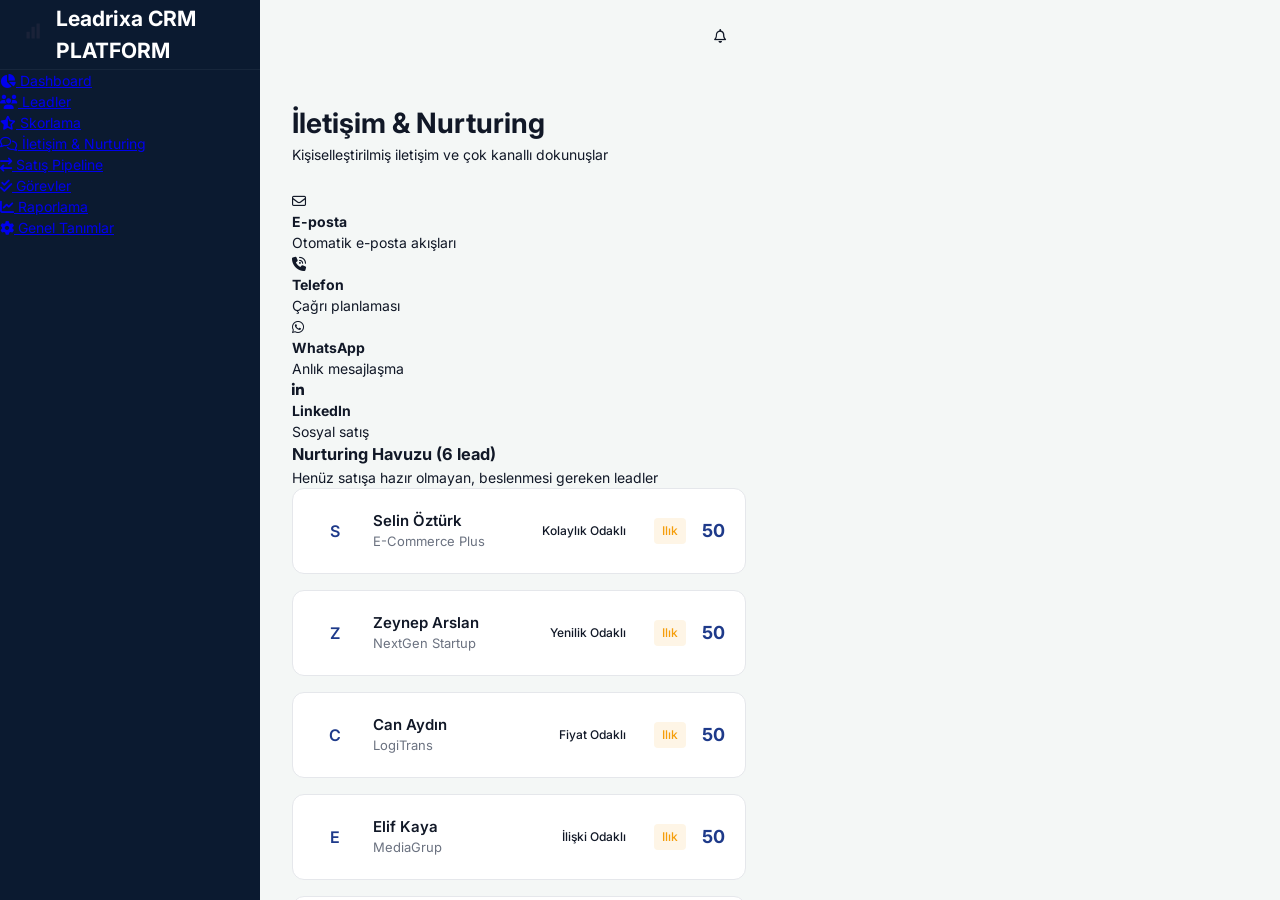
<file: iletisim.html>
<!DOCTYPE html>
<html lang="tr">
<head>
    <meta charset="UTF-8">
    <meta name="viewport" content="width=device-width, initial-scale=1.0">
    <title>İletişim & Nurturing - Leadrixa CRM</title>
    <link rel="stylesheet" href="https://cdnjs.cloudflare.com/ajax/libs/font-awesome/6.4.0/css/all.min.css">
    
    <link rel="stylesheet" href="style.css">
    <link rel="stylesheet" href="dashboard.css">
    <link rel="stylesheet" href="iletisim.css">
</head>
<body>

    <div class="app-container">
        <!-- Sidebar -->
        <aside class="sidebar">
            <div class="sidebar-header">
                <div class="logo-icon">
                    <svg width="20" height="20" viewBox="0 0 24 24" fill="none" xmlns="http://www.w3.org/2000/svg">
                        <path d="M3 13h4v8H3v-8zm6-6h4v14H9V7zm6-4h4v18h-4V3z" fill="#1A2238"/>
                    </svg>
                </div>
                <h3>Leadrixa <span>CRM PLATFORM</span></h3>
            </div>
            
            <ul class="sidebar-menu">
                <li><a href="dashboard.html"><i class="fa-solid fa-chart-pie"></i> Dashboard</a></li>
                <li><a href="leadler.html"><i class="fa-solid fa-users"></i> Leadler</a></li>
                <li><a href="skorlama.html"><i class="fa-solid fa-star-half-stroke"></i> Skorlama</a></li>
                <li><a href="iletisim.html" class="active"><i class="fa-regular fa-comments"></i> İletişim & Nurturing</a></li>
                <li><a href="pipeline.html"><i class="fa-solid fa-arrow-right-arrow-left"></i> Satış Pipeline</a></li>
                <li><a href="gorevler.html"><i class="fa-solid fa-check-double"></i> Görevler</a></li>
                <li><a href="#"><i class="fa-solid fa-chart-line"></i> Raporlama</a></li>
                <li><a href="genel_tanimlar.html"><i class="fa-solid fa-gear"></i> Genel Tanımlar</a></li>
            </ul>
        </aside>

        <!-- Main Content -->
        <main class="main-content">
            <!-- Topbar (Arama Yok) -->
            <header class="topbar">
                <div class="mobile-menu-toggle" style="display:none; cursor:pointer; font-size:20px; color:var(--primary-color);">
                    <i class="fa-solid fa-bars"></i>
                </div>
                <div class="topbar-actions" style="margin-left: auto;">
                    <div class="notification-icon">
                        <i class="fa-regular fa-bell"></i>
                        <span class="badge"></span>
                    </div>
                </div>
            </header>

            <!-- Page Content -->
            <div class="page-content">
                
                <div class="page-title" style="margin-bottom: 25px;">
                    <h1>İletişim & Nurturing</h1>
                    <p>Kişiselleştirilmiş iletişim ve çok kanallı dokunuşlar</p>
                </div>

                <!-- Channel Cards -->
                <div class="channel-cards-wrapper">
                    <div class="channel-card">
                        <i class="fa-regular fa-envelope icon-email"></i>
                        <h4>E-posta</h4>
                        <p>Otomatik e-posta akışları</p>
                    </div>
                    
                    <div class="channel-card">
                        <i class="fa-solid fa-phone-volume icon-phone"></i>
                        <h4>Telefon</h4>
                        <p>Çağrı planlaması</p>
                    </div>
                    
                    <div class="channel-card">
                        <i class="fa-brands fa-whatsapp icon-whatsapp"></i>
                        <h4>WhatsApp</h4>
                        <p>Anlık mesajlaşma</p>
                    </div>
                    
                    <div class="channel-card">
                        <i class="fa-brands fa-linkedin-in icon-linkedin"></i>
                        <h4>LinkedIn</h4>
                        <p>Sosyal satış</p>
                    </div>
                </div>

                <!-- Nurturing Pool Header -->
                <div class="pool-header">
                    <h3>Nurturing Havuzu (6 lead)</h3>
                    <p>Henüz satışa hazır olmayan, beslenmesi gereken leadler</p>
                </div>

                <!-- Nurturing Pool List -->
                <div class="nurturing-list">
                    
                    <div class="nurturing-item">
                        <div class="nurturing-left">
                            <div class="nurturing-avatar">S</div>
                            <div class="nurturing-info">
                                <strong>Selin Öztürk</strong>
                                <span>E-Commerce Plus</span>
                            </div>
                        </div>
                        <div class="nurturing-right">
                            <span class="segment-badge">Kolaylık Odaklı</span>
                            <span class="badge badge-warm">Ilık</span>
                            <span class="nurturing-score">50</span>
                        </div>
                    </div>
                    
                    <div class="nurturing-item">
                        <div class="nurturing-left">
                            <div class="nurturing-avatar">Z</div>
                            <div class="nurturing-info">
                                <strong>Zeynep Arslan</strong>
                                <span>NextGen Startup</span>
                            </div>
                        </div>
                        <div class="nurturing-right">
                            <span class="segment-badge">Yenilik Odaklı</span>
                            <span class="badge badge-warm">Ilık</span>
                            <span class="nurturing-score">50</span>
                        </div>
                    </div>
                    
                    <div class="nurturing-item">
                        <div class="nurturing-left">
                            <div class="nurturing-avatar">C</div>
                            <div class="nurturing-info">
                                <strong>Can Aydın</strong>
                                <span>LogiTrans</span>
                            </div>
                        </div>
                        <div class="nurturing-right">
                            <span class="segment-badge">Fiyat Odaklı</span>
                            <span class="badge badge-warm">Ilık</span>
                            <span class="nurturing-score">50</span>
                        </div>
                    </div>
                    
                    <div class="nurturing-item">
                        <div class="nurturing-left">
                            <div class="nurturing-avatar">E</div>
                            <div class="nurturing-info">
                                <strong>Elif Kaya</strong>
                                <span>MediaGrup</span>
                            </div>
                        </div>
                        <div class="nurturing-right">
                            <span class="segment-badge">İlişki Odaklı</span>
                            <span class="badge badge-warm">Ilık</span>
                            <span class="nurturing-score">50</span>
                        </div>
                    </div>
                    
                    <div class="nurturing-item">
                        <div class="nurturing-left">
                            <div class="nurturing-avatar">A</div>
                            <div class="nurturing-info">
                                <strong>Ayşe Güneş</strong>
                                <span>EğitimPro</span>
                            </div>
                        </div>
                        <div class="nurturing-right">
                            <span class="segment-badge">Bilgi Odaklı</span>
                            <span class="badge badge-warm">Ilık</span>
                            <span class="nurturing-score">49</span>
                        </div>
                    </div>
                    
                    <div class="nurturing-item">
                        <div class="nurturing-left">
                            <div class="nurturing-avatar">D</div>
                            <div class="nurturing-info">
                                <strong>deneme barış</strong>
                                <span>barisilhan47@gmail.com</span>
                            </div>
                        </div>
                        <div class="nurturing-right">
                            <span class="segment-badge" style="color:var(--text-muted)">Segment Yok</span>
                            <span class="badge badge-cold">Soğuk</span>
                            <span class="nurturing-score">31</span>
                        </div>
                    </div>

                </div>

            </div>
        </main>
    </div>

</body>
</html>
</file>
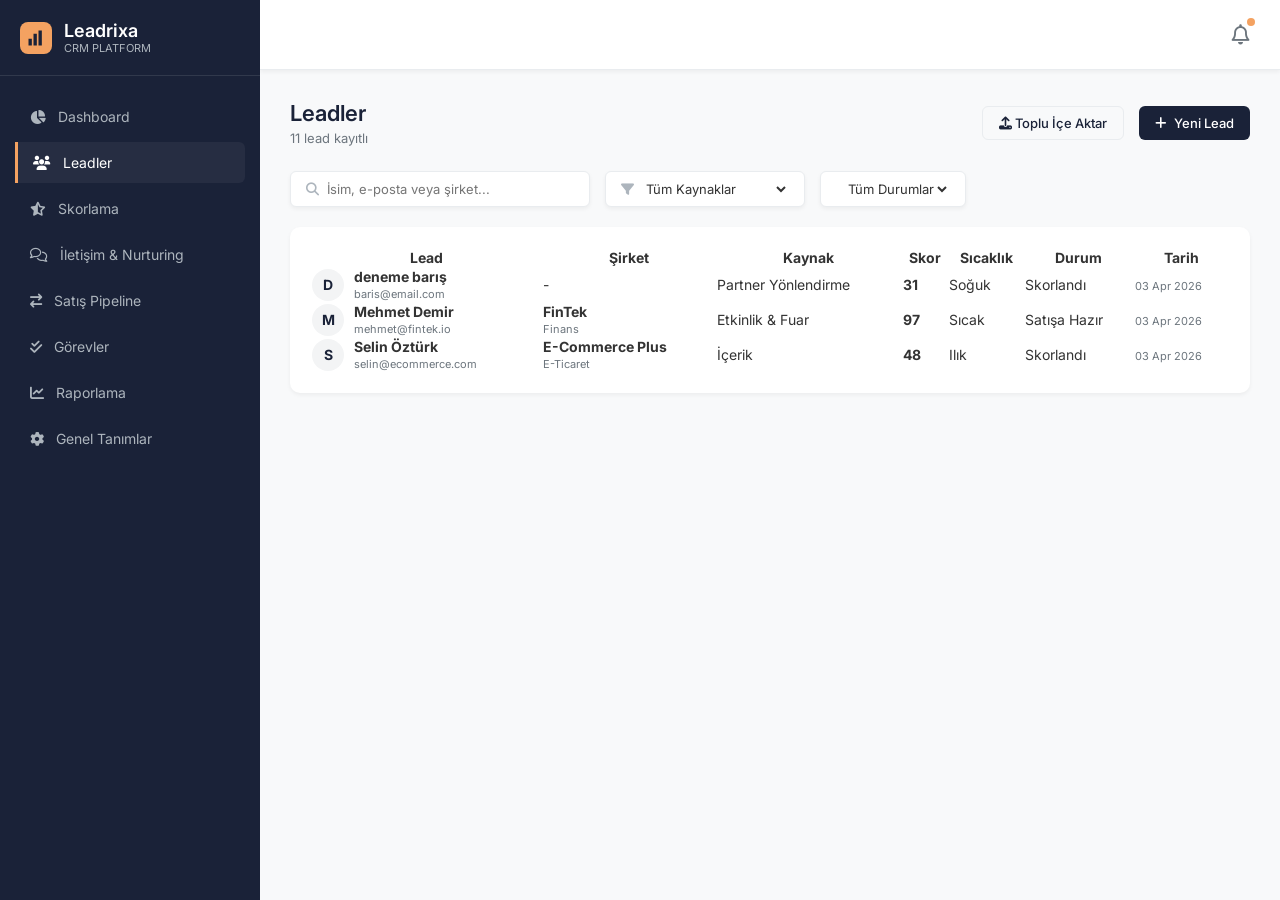
<file: wwwroot/leadler.html>
<!DOCTYPE html>
<html lang="tr">
<head>
    <meta charset="UTF-8">
    <meta name="viewport" content="width=device-width, initial-scale=1.0">
    <title>Leadler - Leadrixa CRM</title>
    <link rel="stylesheet" href="https://cdnjs.cloudflare.com/ajax/libs/font-awesome/6.4.0/css/all.min.css">
    
    <!-- DataTables CSS -->
    <link rel="stylesheet" href="https://cdn.datatables.net/1.13.6/css/jquery.dataTables.min.css">
    <link rel="stylesheet" href="https://cdn.datatables.net/colreorder/1.7.0/css/colReorder.dataTables.min.css">
    
    <link rel="stylesheet" href="style.css">
    <link rel="stylesheet" href="leads.css">
    
    <style>
        .page-actions {
            display: flex;
            justify-content: space-between;
            align-items: center;
            margin-bottom: 25px;
        }
        .page-actions-right {
            display: flex;
            gap: 15px;
        }
        .btn-outline {
            background: transparent;
            border: 1px solid var(--border-color);
            color: var(--primary-color);
            padding: 8px 16px;
            border-radius: var(--radius-sm);
            cursor: pointer;
            font-size: 13px;
            font-weight: 500;
        }
        .btn-outline:hover {
            background: #F1F3F5;
        }
    </style>
</head>
<body>

    <div class="app-container">
        <!-- Sidebar -->
        <aside class="sidebar">
            <div class="sidebar-header">
                <div class="logo-icon">
                    <svg width="20" height="20" viewBox="0 0 24 24" fill="none" xmlns="http://www.w3.org/2000/svg">
                        <path d="M3 13h4v8H3v-8zm6-6h4v14H9V7zm6-4h4v18h-4V3z" fill="#1A2238"/>
                    </svg>
                </div>
                <h3>Leadrixa <span>CRM PLATFORM</span></h3>
            </div>
            
            <ul class="sidebar-menu">
                <li><a href="index.html"><i class="fa-solid fa-chart-pie"></i> Dashboard</a></li>
                <li><a href="leadler.html" class="active"><i class="fa-solid fa-users"></i> Leadler</a></li>
                <li><a href="#"><i class="fa-solid fa-star-half-stroke"></i> Skorlama</a></li>
                <li><a href="#"><i class="fa-regular fa-comments"></i> İletişim & Nurturing</a></li>
                <li><a href="#"><i class="fa-solid fa-arrow-right-arrow-left"></i> Satış Pipeline</a></li>
                <li><a href="#"><i class="fa-solid fa-check-double"></i> Görevler</a></li>
                <li><a href="#"><i class="fa-solid fa-chart-line"></i> Raporlama</a></li>
                <li><a href="#"><i class="fa-solid fa-gear"></i> Genel Tanımlar</a></li>
            </ul>
        </aside>

        <!-- Main Content -->
        <main class="main-content">
            <!-- Topbar -->
            <header class="topbar">
                <!-- Arama çubuğu kaldırıldı -->
                <div class="mobile-menu-toggle" style="display:none; cursor:pointer; font-size:20px; color:var(--primary-color);">
                    <i class="fa-solid fa-bars"></i>
                </div>
                <div class="topbar-actions" style="margin-left: auto;">
                    <div class="notification-icon">
                        <i class="fa-regular fa-bell"></i>
                        <span class="badge"></span>
                    </div>
                </div>
            </header>

            <!-- Page Content -->
            <div class="page-content">
                
                <div class="page-actions">
                    <div class="page-title" style="margin-bottom:0;">
                        <h1>Leadler</h1>
                        <p>11 lead kayıtlı</p>
                    </div>
                    <div class="page-actions-right">
                        <button class="btn-outline" onclick="openModal('importModal')"><i class="fa-solid fa-upload"></i> Toplu İçe Aktar</button>
                        <button class="btn-add" onclick="openModal('newLeadModal')"><i class="fa-solid fa-plus"></i> Yeni Lead</button>
                    </div>
                </div>

                <!-- Top Filters -->
                <div class="filters-bar">
                    <div class="filter-group" style="flex-grow: 1; max-width: 300px;">
                        <i class="fa-solid fa-magnifying-glass" style="color:#ADB5BD;"></i>
                        <input type="text" id="globalSearch" placeholder="İsim, e-posta veya şirket...">
                    </div>
                    <div class="filter-group">
                        <i class="fa-solid fa-filter" style="color:#ADB5BD;"></i>
                        <select id="filterSource">
                            <option value="">Tüm Kaynaklar</option>
                            <option value="web">Web Sitesi</option>
                            <option value="partner">Partner Yönlendirme</option>
                        </select>
                    </div>
                    <div class="filter-group">
                        <select id="filterStatus">
                            <option value="">Tüm Durumlar</option>
                            <option value="yeni">Yeni</option>
                            <option value="skorlandi">Skorlandı</option>
                        </select>
                    </div>
                </div>

                <!-- Data Table -->
                <div class="table-card">
                    <table id="leadsTable" class="display" style="width:100%">
                        <thead>
                            <tr>
                                <th>Lead</th>
                                <th>Şirket</th>
                                <th>Kaynak</th>
                                <th>Skor</th>
                                <th>Sıcaklık</th>
                                <th>Durum</th>
                                <th>Tarih</th>
                            </tr>
                        </thead>
                        <tbody>
                            <!-- Mock Data matched to screenshot -->
                            <tr style="cursor: pointer;">
                                <td>
                                    <div class="table-avatar-wrapper">
                                        <div class="table-avatar">D</div>
                                        <div>
                                            <strong>deneme barış</strong>
                                            <span class="table-subtext">baris@email.com</span>
                                        </div>
                                    </div>
                                </td>
                                <td>-</td>
                                <td>Partner Yönlendirme</td>
                                <td><strong>31</strong></td>
                                <td><span class="badge badge-cold">Soğuk</span></td>
                                <td><span class="badge badge-light-purple">Skorlandı</span></td>
                                <td><span class="table-subtext">03 Apr 2026</span></td>
                            </tr>
                            <tr style="cursor: pointer;">
                                <td>
                                    <div class="table-avatar-wrapper">
                                        <div class="table-avatar">M</div>
                                        <div>
                                            <strong>Mehmet Demir</strong>
                                            <span class="table-subtext">mehmet@fintek.io</span>
                                        </div>
                                    </div>
                                </td>
                                <td><strong>FinTek</strong><span class="table-subtext">Finans</span></td>
                                <td>Etkinlik & Fuar</td>
                                <td><strong>97</strong></td>
                                <td><span class="badge badge-hot">Sıcak</span></td>
                                <td><span class="badge badge-light-yellow">Satışa Hazır</span></td>
                                <td><span class="table-subtext">03 Apr 2026</span></td>
                            </tr>
                            <tr style="cursor: pointer;">
                                <td>
                                    <div class="table-avatar-wrapper">
                                        <div class="table-avatar">S</div>
                                        <div>
                                            <strong>Selin Öztürk</strong>
                                            <span class="table-subtext">selin@ecommerce.com</span>
                                        </div>
                                    </div>
                                </td>
                                <td><strong>E-Commerce Plus</strong><span class="table-subtext">E-Ticaret</span></td>
                                <td>İçerik</td>
                                <td><strong>48</strong></td>
                                <td><span class="badge badge-warm">Ilık</span></td>
                                <td><span class="badge badge-light-purple">Skorlandı</span></td>
                                <td><span class="table-subtext">03 Apr 2026</span></td>
                            </tr>
                        </tbody>
                    </table>
                </div>

            </div>
        </main>
    </div>

    <!-- Modals -->
    
    <!-- 1. Yeni Lead Ekle Modal -->
    <div id="newLeadModal" class="modal-overlay">
        <div class="modal-content" style="max-width: 600px;">
            <div class="modal-header">
                <h3>Yeni Lead Ekle</h3>
                <i class="fa-solid fa-xmark" style="cursor: pointer;" onclick="closeModal('newLeadModal')"></i>
            </div>
            <div class="modal-body">
                <form class="form-grid">
                    <div class="form-group">
                        <label>Ad Soyad *</label>
                        <input type="text" class="form-control" required>
                    </div>
                    <div class="form-group">
                        <label>E-posta *</label>
                        <input type="email" class="form-control" required>
                    </div>
                    <div class="form-group">
                        <label>Telefon</label>
                        <input type="text" class="form-control">
                    </div>
                    <div class="form-group">
                        <label>Şirket</label>
                        <input type="text" class="form-control">
                    </div>
                    <div class="form-group">
                        <label>Pozisyon</label>
                        <input type="text" class="form-control">
                    </div>
                    <div class="form-group">
                        <label>Sektör</label>
                        <input type="text" class="form-control">
                    </div>
                    <div class="form-group">
                        <label>Şehir</label>
                        <input type="text" class="form-control">
                    </div>
                    <div class="form-group">
                        <label>Kaynak *</label>
                        <select class="form-control" required>
                            <option value="">Seçin</option>
                            <option value="1">Web Sitesi</option>
                        </select>
                    </div>
                    <div class="form-group">
                        <label>Şirket Büyüklüğü</label>
                        <select class="form-control"><option value="">Seçin</option></select>
                    </div>
                    <div class="form-group">
                        <label>Bütçe</label>
                        <select class="form-control"><option value="">Seçin</option></select>
                    </div>
                    <div class="form-group full-width">
                        <label>Notes</label>
                        <textarea class="form-control" rows="3"></textarea>
                    </div>
                </form>
            </div>
            <div class="modal-footer">
                <button class="btn-secondary" onclick="closeModal('newLeadModal')">İptal</button>
                <button class="btn-add">Kaydet</button>
            </div>
        </div>
    </div>

    <!-- 2. Toplu İçe Aktar Modal -->
    <div id="importModal" class="modal-overlay">
        <div class="modal-content" style="max-width: 600px;">
            <div class="modal-header">
                <h3><i class="fa-solid fa-arrow-up-from-bracket"></i> Toplu Lead İçe Aktarma (CSV)</h3>
                <i class="fa-solid fa-xmark" style="cursor: pointer;" onclick="closeModal('importModal')"></i>
            </div>
            <div class="modal-body">
                <div style="border: 1px solid var(--border-color); border-radius: 6px; padding: 15px; margin-bottom: 20px; display: flex; justify-content: space-between; align-items: center;">
                    <div>
                        <h4 style="font-size: 14px; margin-bottom: 4px;">1. Şablonu İndir</h4>
                        <p style="font-size: 12px; color: var(--text-muted);">CSV şablonunu indirin, kendi verilerinizle doldurun ve geri yükleyin. Zorunlu alanlar: full_name, email.</p>
                    </div>
                    <button class="btn-outline" style="white-space: nowrap;"><i class="fa-solid fa-download"></i> Şablonu İndir</button>
                </div>

                <div>
                    <h4 style="font-size: 14px; margin-bottom: 10px;">2. CSV Dosyasını Yükle</h4>
                    <div class="upload-zone">
                        <i class="fa-regular fa-file-lines"></i>
                        <h4>CSV dosyasını sürükle & bırak veya tıkla</h4>
                        <p>Sadece .csv formatı desteklenir</p>
                    </div>
                </div>
            </div>
        </div>
    </div>


    <!-- jQuery and DataTables JS -->
    <script src="https://code.jquery.com/jquery-3.7.0.min.js"></script>
    <script src="https://cdn.datatables.net/1.13.6/js/jquery.dataTables.min.js"></script>
    <script src="https://cdn.datatables.net/colreorder/1.7.0/js/dataTables.colReorder.min.js"></script>
    
    <script>
        $(document).ready(function() {
            // Initialize DataTable with ColReorder
            var table = $('#leadsTable').DataTable({
                colReorder: true, // Sürükle bırak kolon yeri değiştirme
                pageLength: 10,
                lengthChange: false,
                language: {
                    search: "Tabloda Ara:",
                    info: "_TOTAL_ kayıttan _START_ - _END_ arası gösteriliyor",
                    paginate: { next: "İleri", previous: "Geri" }
                }
            });

            // Gelişmiş Filtre Bağlantıları
            $('#globalSearch').on('keyup', function() {
                table.search(this.value).draw();
            });
        });

        // Modal Functions
        function openModal(id) {
            document.getElementById(id).style.display = 'flex';
        }

        function closeModal(id) {
            document.getElementById(id).style.display = 'none';
        }

        // Close modal when clicking outside
        window.onclick = function(event) {
            if (event.target.classList.contains('modal-overlay')) {
                event.target.style.display = 'none';
            }
        }
    </script>
</body>
</html>
</file>
<file: style.css>
@import url('https://fonts.googleapis.com/css2?family=Inter:wght@400;500;600;700&display=swap');

:root {
    --bg-color: #f4f7f6; /* Base44 main background */
    --surface-color: #ffffff;
    --sidebar-bg: #0b1a30; /* Base44 deepest navy */
    --border-color: #e5e7eb;
    --text-main: #111827;
    --text-muted: #6b7280;
    --primary-color: #1e3a8a;
    --primary-hover: #1e40af;
    --input-bg: #ffffff;
    --hot-color: #ef4444;
    --warm-color: #f59e0b;
    --cold-color: #3b82f6;
    --won-color: #10b981;
    --shadow-sm: 0 1px 2px 0 rgb(0 0 0 / 0.05);
    --shadow-md: 0 4px 6px -1px rgb(0 0 0 / 0.1);
    --border-radius-sm: 6px;
    --border-radius-md: 8px;
    --border-radius-lg: 12px;
}

* {
    margin: 0;
    padding: 0;
    box-sizing: border-box;
    font-family: 'Inter', sans-serif;
}

body {
    background-color: var(--bg-color);
    color: var(--text-main);
    font-size: 14px;
    line-height: 1.5;
    overflow-x: hidden;
}

/* App Layout */
.app-container {
    display: flex;
    height: 100vh;
    overflow: hidden;
}

.sidebar {
    width: 260px;
    background-color: var(--sidebar-bg);
    border-right: none;
    display: flex;
    flex-direction: column;
}

.sidebar-header {
    height: 70px;
    padding: 0 24px;
    display: flex;
    align-items: center;
    gap: 12px;
    border-bottom: 1px solid rgba(255,255,255,0.05);
    font-size: 18px;
    font-weight: 700;
    color: #ffffff;
}

.sidebar-nav {
    padding: 24px 16px;
    display: flex;
    flex-direction: column;
    gap: 4px;
}

.nav-item {
    display: flex;
    align-items: center;
    gap: 12px;
    padding: 12px 16px;
    color: #9ca3af;
    text-decoration: none;
    border-radius: var(--border-radius-md);
    font-weight: 500;
    transition: all 0.2s;
}

.nav-item i {
    width: 20px;
    height: 20px;
}

.nav-item:hover, .nav-item.active {
    background-color: rgba(255,255,255,0.08); /* slight highlight */
    color: #ffffff;
}

.main-wrapper {
    flex: 1;
    display: flex;
    flex-direction: column;
    overflow-y: auto;
    background-color: var(--bg-color);
}

.topbar {
    height: 70px;
    background-color: var(--bg-color);
    display: flex;
    justify-content: space-between;
    align-items: center;
    padding: 0 32px;
}

.topbar-left h2 {
    font-size: 20px;
    font-weight: 600;
}

.topbar-right {
    display: flex;
    align-items: center;
    gap: 24px;
}

.action-icon {
    position: relative;
    cursor: pointer;
    color: var(--text-muted);
}

.action-icon:hover {
    color: var(--text-main);
}

.action-icon .badge {
    position: absolute;
    top: -6px;
    right: -6px;
    background-color: var(--hot-color);
    color: #fff;
    font-size: 10px;
    padding: 2px 6px;
    border-radius: 10px;
}

.user-profile {
    display: flex;
    align-items: center;
    gap: 12px;
    cursor: pointer;
}

.avatar {
    width: 36px;
    height: 36px;
    background-color: var(--primary-color);
    border-radius: 50%;
    display: flex;
    align-items: center;
    justify-content: center;
    font-weight: 600;
    color: #fff;
}

.user-info {
    display: flex;
    flex-direction: column;
}

.user-name {
    font-weight: 600;
    font-size: 14px;
}

.user-role {
    font-size: 12px;
    color: var(--text-muted);
}

.page-content {
    flex: 1;
    padding: 32px;
}

/* Utilities & Components */
.card {
    background-color: var(--surface-color);
    border: 1px solid var(--border-color);
    border-radius: var(--border-radius-lg);
    padding: 24px;
    margin-bottom: 24px;
}

.card-header {
    display: flex;
    justify-content: space-between;
    align-items: center;
    margin-bottom: 16px;
}

.card-title {
    font-size: 16px;
    font-weight: 600;
}

.badge {
    display: inline-block;
    padding: 4px 8px;
    border-radius: 4px;
    font-size: 12px;
    font-weight: 500;
}

.badge-hot { background-color: rgba(239, 68, 68, 0.1); color: var(--hot-color); }
.badge-warm { background-color: rgba(245, 158, 11, 0.1); color: var(--warm-color); }
.badge-cold { background-color: rgba(59, 130, 246, 0.1); color: var(--cold-color); }
.badge-won { background-color: rgba(16, 185, 129, 0.1); color: var(--won-color); }

.btn {
    display: inline-flex;
    align-items: center;
    justify-content: center;
    gap: 8px;
    padding: 8px 16px;
    border-radius: var(--border-radius-md);
    font-size: 14px;
    font-weight: 500;
    cursor: pointer;
    transition: all 0.2s;
    border: 1px solid transparent;
}

.btn-primary {
    background-color: var(--primary-color);
    color: #fff;
}
.btn-primary:hover:not(:disabled) { background-color: var(--primary-hover); }

.btn:disabled {
    opacity: 0.5;
    cursor: not-allowed;
}

.btn-outline {
    background-color: transparent;
    border-color: var(--border-color);
    color: var(--text-main);
}
.btn-outline:hover { background-color: var(--bg-color); }

.btn-ghost {
    background-color: transparent;
    color: var(--text-muted);
}
.btn-ghost:hover { color: var(--text-main); }

table.table {
    width: 100%;
    border-collapse: collapse;
}

table.table th, table.table td {
    padding: 16px;
    text-align: left;
    border-bottom: 1px solid var(--border-color);
}

table.table th {
    color: var(--text-muted);
    font-weight: 500;
    font-size: 13px;
}

.form-group {
    margin-bottom: 16px;
}

.form-group label {
    display: block;
    margin-bottom: 6px;
    font-size: 13px;
    color: var(--text-muted);
}

.form-control {
    width: 100%;
    padding: 10px 12px;
    background-color: var(--input-bg);
    border: 1px solid var(--border-color);
    border-radius: var(--border-radius-md);
    color: var(--text-main);
    font-size: 14px;
}
.form-control:focus { outline: none; border-color: var(--primary-color); }

/* Modals */
.modal-overlay {
    position: fixed;
    top: 0; left: 0; right: 0; bottom: 0;
    background-color: rgba(15, 23, 42, 0.8);
    display: none;
    align-items: center;
    justify-content: center;
    z-index: 1000;
}
.modal-content {
    background-color: var(--surface-color);
    border-radius: var(--border-radius-lg);
    width: 500px;
    max-width: 90%;
    border: 1px solid var(--border-color);
}

.ui-autocomplete {
    z-index: 2000 !important;
    background: white;
    border: 1px solid var(--border-color);
    border-radius: var(--border-radius-md);
    box-shadow: var(--shadow-md);
    padding: 4px;
    max-height: 200px;
    overflow-y: auto;
}
.ui-menu-item {
    padding: 8px 12px;
    cursor: pointer;
    font-size: 14px;
    color: var(--text-main);
}
.ui-menu-item:hover {
    background-color: #f3f4f6;
    border-radius: 4px;
}
.modal-header {
    padding: 20px 24px;
    border-bottom: 1px solid var(--border-color);
    display: flex;
    justify-content: space-between;
    align-items: center;
}
.modal-header h3 { font-size: 18px; font-weight: 600; }
.modal-body { padding: 24px; max-height: 65vh; overflow-y: auto; overflow-x: hidden; }
/* Scrollbar UI for modal body */
.modal-body::-webkit-scrollbar { width: 6px; }
.modal-body::-webkit-scrollbar-track { background: transparent; }
.modal-body::-webkit-scrollbar-thumb { background: #d1d5db; border-radius: 4px; }
.modal-body::-webkit-scrollbar-thumb:hover { background: #9ca3af; }
.modal-footer {
    padding: 16px 24px;
    border-top: 1px solid var(--border-color);
    display: flex;
    justify-content: flex-end;
    gap: 12px;
}

/* Notifications */
.notification-panel {
    position: absolute;
    top: 60px; /* Attach below the bell icon */
    right: 32px;
    width: 320px;
    background-color: var(--surface-color);
    border: 1px solid var(--border-color);
    border-radius: var(--border-radius-md);
    box-shadow: 0 10px 15px -3px rgba(0,0,0,0.1);
    display: none;
    flex-direction: column;
    z-index: 1000;
}
.notification-panel.visible { display: flex; }
.notification-header {
    padding: 16px;
    border-bottom: 1px solid var(--border-color);
    font-weight: 600;
    color: var(--text-main);
}
.notification-item {
    display: flex;
    gap: 12px;
    padding: 14px 16px;
    border-bottom: 1px solid #f3f4f6;
    text-decoration: none;
    color: var(--text-main);
    align-items: flex-start;
}
.notification-item:last-child {
    border-bottom: none;
}
.notification-item:hover { background-color: #f9fafb; }

.notification-item-icon {
    width: 32px;
    height: 32px;
    border-radius: 50%;
    background-color: #fff7ed;
    color: #f97316;
    display: flex;
    align-items: center;
    justify-content: center;
    flex-shrink: 0;
}
.notification-item-icon i { width: 16px; height: 16px; }

.notification-item-content { flex: 1; }
.notification-item-title { font-size: 13px; font-weight: 500; color: #111827; margin-bottom: 2px; }
.notification-item-meta { font-size: 12px; color: #6b7280; }

.notification-empty { padding: 32px 16px; text-align: center; color: var(--text-muted); font-size: 13px; }
.notification-footer {
    padding: 12px 16px;
    border-top: 1px solid var(--border-color);
    text-align: center;
}
.notification-footer a {
    color: var(--primary-color);
    font-size: 13px;
    font-weight: 500;
    text-decoration: none;
}
.notification-footer a:hover { text-decoration: underline; }
</file>
<file: dashboard.css>
/* Base44 Dashboard Layout */

.kpi-container {
    display: grid;
    grid-template-columns: repeat(6, 1fr);
    gap: 16px;
    margin-bottom: 24px;
}

.kpi-card {
    background-color: #ffffff;
    border: 1px solid #e5e7eb; /* Very subtle border */
    border-radius: 12px;
    padding: 24px 16px;
    display: flex;
    flex-direction: column;
    align-items: center;
    box-shadow: 0 1px 3px rgba(0,0,0,0.05);
    transition: transform 0.2s, box-shadow 0.2s;
}

.kpi-card:hover {
    transform: translateY(-2px);
    box-shadow: 0 4px 6px rgba(0,0,0,0.05);
}

.kpi-icon {
    width: 40px;
    height: 40px;
    border-radius: 10px;
    display: flex;
    justify-content: center;
    align-items: center;
    margin-bottom: 16px;
}

.kpi-icon i {
    width: 20px;
    height: 20px;
}

/* Icon Colors exactly like the screenshot */
.icon-blue { background-color: #eff6ff; color: #3b82f6; }
.icon-red { background-color: #fef2f2; color: #ef4444; }
.icon-orange { background-color: #fff7ed; color: #f97316; }
.icon-green { background-color: #f0fdf4; color: #22c55e; }
.icon-purple { background-color: #faf5ff; color: #a855f7; }
.icon-lightorange { background-color: #ffedd5; color: #fb923c; }

.kpi-value {
    font-size: 32px;
    font-weight: 700;
    color: #111827; /* Dark almost black */
    line-height: 1;
    margin-bottom: 8px;
}

.kpi-title {
    font-size: 13px;
    color: #6b7280; /* Gray muted text */
    text-align: center;
    font-weight: 500;
}

.charts-container {
    display: grid;
    grid-template-columns: 1fr 1fr;
    gap: 24px;
}

.chart-card {
    background-color: #ffffff;
    border: 1px solid #e5e7eb;
    border-radius: 12px;
    padding: 24px;
    box-shadow: 0 1px 3px rgba(0,0,0,0.05);
}

.chart-card h4 {
    font-size: 16px;
    font-weight: 600;
    color: #111827;
    margin-bottom: 20px;
}

.chart-wrapper {
    height: 280px;
    position: relative;
    width: 100%;
}

/* Lower Container for Base44 scrolled view */
.lower-container {
    display: grid;
    grid-template-columns: 1fr 1fr;
    gap: 24px;
    margin-top: 24px;
}

.list-card {
    background-color: #ffffff;
    border: 1px solid #e5e7eb;
    border-radius: 12px;
    padding: 24px;
    box-shadow: 0 1px 3px rgba(0,0,0,0.05);
}

.list-card h4 {
    font-size: 16px;
    font-weight: 600;
    color: #111827;
    margin-bottom: 24px;
}

/* Pipeline styles */
.pipeline-list {
    display: flex;
    flex-direction: column;
    gap: 20px;
}

.pipeline-item {
    display: grid;
    grid-template-columns: 100px 1fr;
    align-items: center;
    gap: 16px;
}

.pipeline-label {
    font-size: 14px;
    color: #6b7280;
    font-weight: 500;
}

.pipeline-bar-wrapper {
    background-color: #f3f4f6;
    height: 28px;
    border-radius: 9999px;
    position: relative;
    overflow: visible; /* so circle can break out if needed, but it's inside */
    display: flex;
    align-items: center;
}

.pipeline-bar-fill {
    height: 100%;
    border-radius: 9999px;
    display: flex;
    align-items: center;
    justify-content: flex-end;
    padding-right: 4px;
    min-width: 32px;
    transition: width 0.5s ease;
}

.pipeline-count {
    width: 20px;
    height: 20px;
    background-color: rgba(255, 255, 255, 0.3);
    border-radius: 50%;
    display: flex;
    align-items: center;
    justify-content: center;
    color: #ffffff;
    font-size: 12px;
    font-weight: 700;
}

/* Colors for Pipeline bars based on Base44 */
.pipe-skorlandi { background-color: #6366f1; } /* Indigo */
.pipe-nurturing { background-color: #eab308; } /* Yellow */
.pipe-teklif { background-color: #ec4899; } /* Pink */
.pipe-kazanildi { background-color: #22c55e; } /* Green */
.pipe-kaybedildi { background-color: #ef4444; } /* Red */

/* Recent Leads styles */
.recent-leads-list {
    display: flex;
    flex-direction: column;
}

.recent-lead-item {
    display: flex;
    justify-content: space-between;
    align-items: center;
    padding: 16px 0;
    border-bottom: 1px solid #f3f4f6;
}

.recent-lead-item:last-child {
    border-bottom: none;
    padding-bottom: 0;
}

.rl-left {
    display: flex;
    align-items: center;
    gap: 16px;
}

.rl-avatar {
    width: 40px;
    height: 40px;
    border-radius: 50%;
    background-color: #eff6ff; /* light blue */
    color: #1e3a8a; /* deep dark blue */
    display: flex;
    justify-content: center;
    align-items: center;
    font-weight: 700;
    font-size: 16px;
}

.rl-info h5 {
    font-size: 14px;
    font-weight: 600;
    color: #111827;
    margin: 0 0 4px 0;
}

.rl-info p {
    font-size: 13px;
    color: #6b7280;
    margin: 0;
}

.rl-badges {
    display: flex;
    gap: 8px;
}

.rl-badge {
    padding: 2px 10px;
    border-radius: 9999px;
    font-size: 11px;
    font-weight: 600;
}

/* Base44 Badges Extracted */
.b-soguk { background-color: #dbeafe; color: #2563eb; }
.b-ilik { background-color: #fef08a; color: #d97706; }
.b-sicak { background-color: #fee2e2; color: #dc2626; }

.b-skorlandi { background-color: #ede9fe; color: #6d28d9; }
.b-kazanildi { background-color: #dcfce3; color: #16a34a; }
.b-yeni { background-color: #e0e7ff; color: #4338ca; }
</file>
<file: iletisim.css>
/* Nurturing Specific Layout */

.nurturing-list {
    display: flex;
    flex-direction: column;
    gap: 16px;
}

.nurturing-item {
    background-color: var(--surface-color);
    border: 1px solid var(--border-color);
    border-radius: var(--border-radius-lg);
    padding: 20px;
    display: flex;
    justify-content: space-between;
    align-items: center;
    transition: transform 0.2s, box-shadow 0.2s;
}

.nurturing-item:hover {
    transform: translateY(-2px);
    box-shadow: var(--shadow-sm);
}

.nurturing-left {
    display: flex;
    align-items: center;
    gap: 16px;
}

.nurturing-avatar {
    width: 44px;
    height: 44px;
    background-color: var(--input-bg);
    color: var(--primary-color);
    border-radius: 50%;
    display: flex;
    justify-content: center;
    align-items: center;
    font-weight: 600;
    font-size: 16px;
}

.nurturing-info {
    display: flex;
    flex-direction: column;
}

.nurturing-info strong {
    font-size: 15px;
    font-weight: 600;
}

.nurturing-info span {
    font-size: 13px;
    color: var(--text-muted);
}

.nurturing-right {
    display: flex;
    align-items: center;
    gap: 16px;
}

.segment-badge {
    background-color: var(--input-bg);
    color: var(--text-main);
    padding: 6px 12px;
    border-radius: 6px;
    font-size: 12px;
    font-weight: 500;
}

.nurturing-score {
    font-weight: 700;
    font-size: 18px;
    color: var(--primary-color);
}
</file>
<file: wwwroot/style.css>
/* Google Fonts: Inter */
@import url('https://fonts.googleapis.com/css2?family=Inter:wght@300;400;500;600;700&display=swap');

:root {
    --primary-color: #1A2238; /* Koyu Lacivert */
    --secondary-color: #F4A261; /* Turuncu/Sarı Vurgu */
    --bg-color: #F8F9FA; /* Açık Gri Arkaplan */
    --text-main: #333333;
    --text-muted: #6C757D;
    --border-color: #E9ECEF;
    --white: #FFFFFF;
    --danger: #E63946;
    --success: #2A9D8F;
    --radius-sm: 6px;
    --radius-md: 10px;
    --radius-lg: 16px;
    --shadow-sm: 0 2px 4px rgba(0,0,0,0.05);
    --shadow-md: 0 4px 12px rgba(0,0,0,0.08);
}

* {
    margin: 0;
    padding: 0;
    box-sizing: border-box;
    font-family: 'Inter', sans-serif;
}

body {
    background-color: var(--bg-color);
    color: var(--text-main);
    font-size: 14px;
}

/* ================= LOGIN PAGE ================= */
.login-page {
    display: flex;
    justify-content: center;
    align-items: center;
    height: 100vh;
    background-color: #F0F2F5;
}

.login-card {
    background-color: var(--white);
    padding: 40px;
    border-radius: var(--radius-lg);
    box-shadow: var(--shadow-md);
    width: 100%;
    max-width: 400px;
    text-align: center;
}

.login-logo {
    width: 64px;
    height: 64px;
    background-color: var(--primary-color);
    border-radius: 50%;
    display: flex;
    justify-content: center;
    align-items: center;
    margin: 0 auto 20px auto;
}

.login-logo img {
    width: 32px;
}

.login-card h2 {
    font-size: 24px;
    font-weight: 700;
    color: var(--primary-color);
    margin-bottom: 8px;
}

.login-card p {
    color: var(--text-muted);
    margin-bottom: 30px;
}

.form-group {
    text-align: left;
    margin-bottom: 20px;
}

.form-group label {
    display: block;
    font-weight: 500;
    margin-bottom: 8px;
    font-size: 13px;
    color: var(--primary-color);
}

.input-container {
    position: relative;
}

.input-container i {
    position: absolute;
    left: 14px;
    top: 50%;
    transform: translateY(-50%);
    color: #ADB5BD;
}

.form-control {
    width: 100%;
    padding: 12px 14px 12px 40px;
    border: 1px solid var(--border-color);
    border-radius: var(--radius-sm);
    font-size: 14px;
    outline: none;
    transition: all 0.3s;
}

.form-control:focus {
    border-color: var(--primary-color);
    box-shadow: 0 0 0 3px rgba(26, 34, 56, 0.1);
}

.btn-primary {
    width: 100%;
    background-color: var(--primary-color);
    color: var(--white);
    border: none;
    padding: 14px;
    font-size: 15px;
    font-weight: 600;
    border-radius: var(--radius-sm);
    cursor: pointer;
    transition: background 0.3s;
    margin-top: 10px;
}

.btn-primary:hover {
    background-color: #111726;
}

.login-footer {
    display: flex;
    justify-content: space-between;
    margin-top: 20px;
    font-size: 13px;
}

.login-footer a {
    color: var(--text-muted);
    text-decoration: none;
}

.login-footer a:hover {
    color: var(--primary-color);
    text-decoration: underline;
}

/* ================= LAYOUT (Sidebar & Header) ================= */
.app-container {
    display: flex;
    height: 100vh;
}

.sidebar {
    width: 260px;
    background-color: var(--primary-color);
    color: var(--white);
    display: flex;
    flex-direction: column;
}

.sidebar-header {
    padding: 20px;
    display: flex;
    align-items: center;
    gap: 12px;
    border-bottom: 1px solid rgba(255,255,255,0.1);
}

.sidebar-header .logo-icon {
    width: 32px;
    height: 32px;
    background-color: var(--secondary-color);
    border-radius: 8px;
    display: flex;
    align-items: center;
    justify-content: center;
}

.sidebar-header h3 {
    font-size: 18px;
    font-weight: 600;
}

.sidebar-header h3 span {
    display: block;
    font-size: 11px;
    font-weight: 400;
    color: #ADB5BD;
}

.sidebar-menu {
    list-style: none;
    padding: 20px 0;
    flex-grow: 1;
}

.sidebar-menu li {
    padding: 0 15px;
    margin-bottom: 5px;
}

.sidebar-menu a {
    display: flex;
    align-items: center;
    gap: 12px;
    padding: 12px 15px;
    color: #ADB5BD;
    text-decoration: none;
    border-radius: var(--radius-sm);
    transition: all 0.3s;
    font-size: 14px;
}

.sidebar-menu a:hover, .sidebar-menu a.active {
    background-color: rgba(255,255,255,0.05);
    color: var(--white);
}

.sidebar-menu a.active {
    border-left: 3px solid var(--secondary-color);
    border-radius: 0 var(--radius-sm) var(--radius-sm) 0;
}

.main-content {
    flex-grow: 1;
    display: flex;
    flex-direction: column;
    overflow-y: auto;
}

.topbar {
    background-color: var(--white);
    height: 70px;
    padding: 0 30px;
    display: flex;
    align-items: center;
    justify-content: space-between;
    box-shadow: var(--shadow-sm);
    border-bottom: 1px solid var(--border-color);
}

.search-bar {
    display: flex;
    align-items: center;
    background-color: #F1F3F5;
    padding: 8px 16px;
    border-radius: var(--radius-md);
    width: 300px;
}

.search-bar input {
    border: none;
    background: transparent;
    outline: none;
    margin-left: 10px;
    width: 100%;
    font-size: 13px;
}

.topbar-actions {
    display: flex;
    align-items: center;
    gap: 20px;
}

.btn-add {
    background-color: var(--primary-color);
    color: var(--white);
    border: none;
    padding: 8px 16px;
    border-radius: var(--radius-sm);
    cursor: pointer;
    font-weight: 500;
    font-size: 13px;
    display: flex;
    align-items: center;
    gap: 8px;
}

.notification-icon {
    font-size: 20px;
    color: var(--text-muted);
    cursor: pointer;
    position: relative;
}

.notification-icon .badge {
    position: absolute;
    top: -5px;
    right: -5px;
    background-color: var(--secondary-color);
    width: 8px;
    height: 8px;
    border-radius: 50%;
}

.page-content {
    padding: 30px;
}

.page-title {
    margin-bottom: 25px;
}

.page-title h1 {
    font-size: 22px;
    font-weight: 600;
    color: var(--primary-color);
}

.page-title p {
    color: var(--text-muted);
    font-size: 13px;
    margin-top: 4px;
}

/* Responsive Layout */
@media (max-width: 992px) {
    .app-container {
        flex-direction: column;
    }
    
    .sidebar {
        width: 100%;
        height: auto;
        padding-bottom: 10px;
    }
    
    .sidebar-menu {
        display: none; /* Can be toggled via JS but doing display:flex for horizontal scroll is better, keeping it simple */
        flex-direction: row;
        overflow-x: auto;
        padding: 10px;
        white-space: nowrap;
    }

    .mobile-menu-toggle {
        display: block !important;
    }
}

@media (max-width: 576px) {
    .page-content {
        padding: 15px;
    }
}
</file>
<file: wwwroot/leads.css>
/* Leads Page specific styles */

.filters-bar {
    display: flex;
    gap: 15px;
    margin-bottom: 20px;
}

.filter-group {
    background-color: var(--white);
    border: 1px solid var(--border-color);
    border-radius: var(--radius-sm);
    padding: 8px 15px;
    display: flex;
    align-items: center;
    font-size: 13px;
    color: var(--text-main);
    box-shadow: var(--shadow-sm);
}

.filter-group select, .filter-group input {
    border: none;
    outline: none;
    background: transparent;
    margin-left: 8px;
    font-size: 13px;
    color: var(--text-main);
}

.table-card {
    background-color: var(--white);
    border-radius: var(--radius-md);
    box-shadow: var(--shadow-sm);
    padding: 20px;
}

/* DataTables Customization */
table.dataTable {
    border-collapse: collapse !important;
    width: 100% !important;
    font-size: 13px;
}

table.dataTable thead th {
    border-bottom: 1px solid var(--border-color) !important;
    color: var(--text-muted);
    font-weight: 600;
    text-transform: uppercase;
    font-size: 11px;
    letter-spacing: 0.5px;
    padding: 15px 10px !important;
}

table.dataTable tbody td {
    padding: 15px 10px !important;
    vertical-align: middle;
    border-bottom: 1px solid var(--border-color);
    color: var(--primary-color);
}

.table-avatar-wrapper {
    display: flex;
    align-items: center;
    gap: 10px;
}

.table-avatar {
    width: 32px;
    height: 32px;
    border-radius: 50%;
    background-color: rgba(26, 34, 56, 0.05);
    color: var(--primary-color);
    display: flex;
    align-items: center;
    justify-content: center;
    font-weight: bold;
}

.table-subtext {
    font-size: 11px;
    color: var(--text-muted);
    display: block;
    margin-top: 2px;
}

/* Modals */
.modal-overlay {
    position: fixed;
    top: 0; left: 0; right: 0; bottom: 0;
    background-color: rgba(0,0,0,0.5);
    display: none;
    align-items: center;
    justify-content: center;
    z-index: 1000;
}

.modal-content {
    background-color: var(--white);
    border-radius: var(--radius-md);
    width: 100%;
    max-width: 600px;
    box-shadow: 0 10px 30px rgba(0,0,0,0.2);
    overflow: hidden;
}

.modal-header {
    padding: 20px 25px;
    display: flex;
    justify-content: space-between;
    align-items: center;
    border-bottom: 1px solid var(--border-color);
}

.modal-header h3 {
    font-size: 18px;
    color: var(--primary-color);
}

.modal-body {
    padding: 25px;
}

.modal-footer {
    padding: 20px 25px;
    display: flex;
    justify-content: flex-end;
    gap: 10px;
    border-top: 1px solid var(--border-color);
    background-color: #f8f9fa;
}

.btn-secondary {
    background-color: var(--white);
    color: var(--text-main);
    border: 1px solid var(--border-color);
    padding: 10px 20px;
    border-radius: var(--radius-sm);
    cursor: pointer;
    font-size: 14px;
    font-weight: 500;
}

.btn-secondary:hover {
    background-color: #F1F3F5;
}

/* Modal Form Grid */
.form-grid {
    display: grid;
    grid-template-columns: 1fr 1fr;
    gap: 15px;
}

.form-grid .full-width {
    grid-column: span 2;
}

/* File Upload Zone */
.upload-zone {
    border: 2px dashed var(--border-color);
    border-radius: var(--radius-md);
    padding: 40px 20px;
    text-align: center;
    background-color: #fafbfc;
    cursor: pointer;
    transition: all 0.3s;
}

.upload-zone:hover {
    border-color: var(--primary-color);
    background-color: #f1f3f5;
}

.upload-zone i {
    font-size: 32px;
    color: var(--text-muted);
    margin-bottom: 15px;
}

.upload-zone h4 {
    font-size: 15px;
    color: var(--primary-color);
    margin-bottom: 5px;
}

.upload-zone p {
    font-size: 12px;
    color: var(--text-muted);
}

/* Responsive Leads Page */
@media (max-width: 768px) {
    .filters-bar {
        flex-direction: column;
    }
    .filter-group {
        max-width: 100% !important;
        width: 100%;
    }
    .form-grid {
        grid-template-columns: 1fr;
    }
    .form-grid .full-width {
        grid-column: span 1;
    }
    .page-actions {
        flex-direction: column;
        align-items: flex-start;
        gap: 15px;
    }
    .table-card {
        overflow-x: auto;
    }
}
</file>
